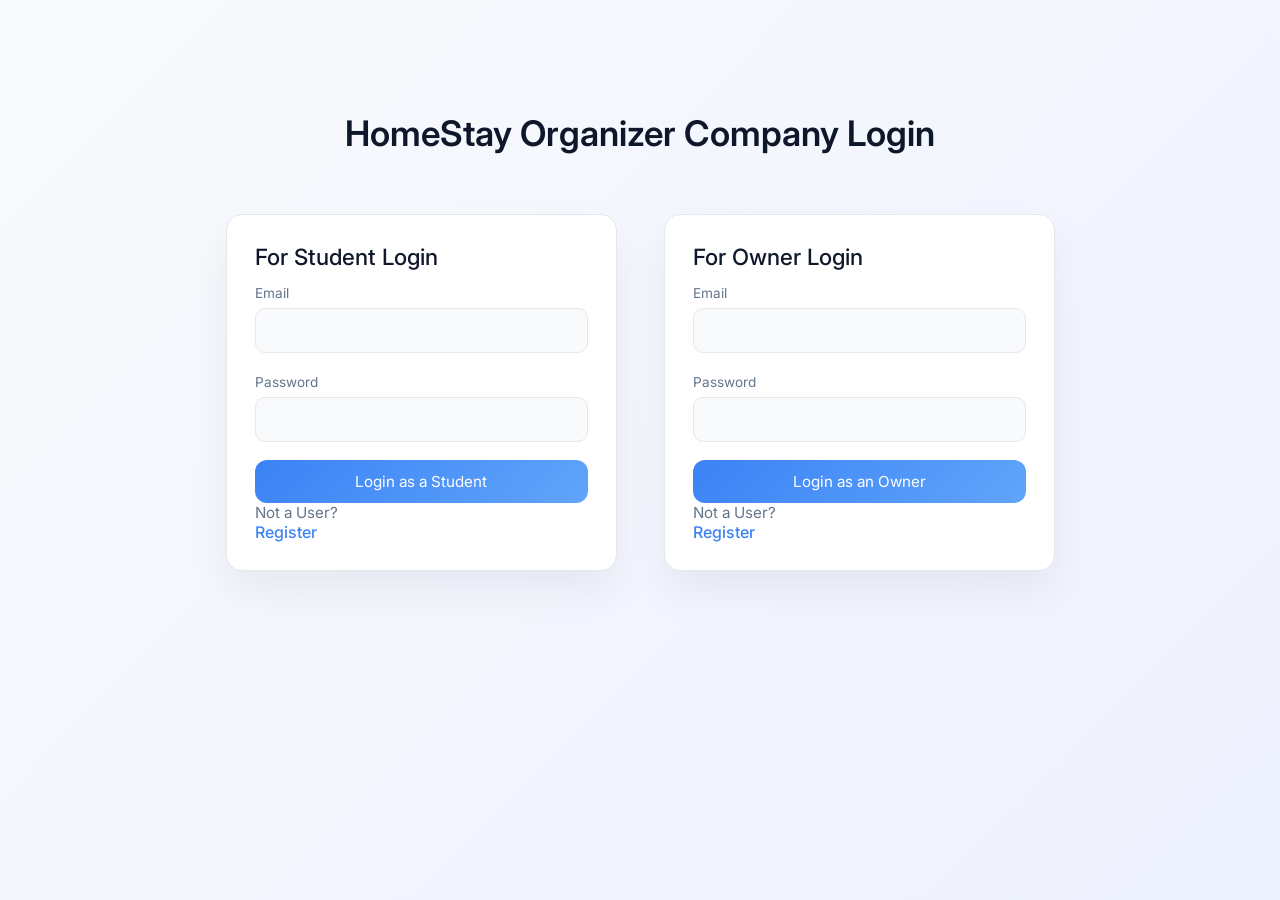
<file: index.html>
<!DOCTYPE html>
<html lang="en">

<head>
    <meta charset="UTF-8">
    <meta name="viewport" content="width=device-width, initial-scale=1.0">
    <title>Home Page</title>
    <link rel="stylesheet" href="css/style.css">
</head>

<body>

    <div class="center">
        <div class="container">
            <h1 class="page-title">HomeStay Organizer Company Login</h1>

            <div class="grid-2">
                <div class="card">
                    <h2>For Student Login</h2>
                    <form action="php/student.php" method="post">

                        <input type="hidden" name="role" value="student">


                        <div class="form-group">
                            <label>Email</label>
                            <input type="email" name="email" required>
                        </div>

                        <div class="form-group">
                            <label>Password</label>
                            <input type="password" name="password" required>
                        </div>


                        <button class="btn" type="submit">Login as a Student</button>
                        <p>Not a User?</p>
                        <a href="register.php">Register</a>
                    </form>
                </div>

                    <div class="card">
                        <h2>For Owner Login</h2>
                        <form action="php/owner.php" method="post">
                            <input type="hidden" name="role" value="owner">

                            <div class="form-group">
                                <label>Email</label>
                                <input type="email" name="email" required>
                            </div>

                            <div class="form-group">
                                <label>Password</label>
                                <input type="password" name="password" required>
                            </div>

                            <button class="btn" type="submit">Login as an Owner</button>
                            <p>Not a User?</p>
                            <a href="register.php">Register</a>
                        </form>
                    </div>

                
            </div>

        </div>
    </div>
</body>

</html>
</file>
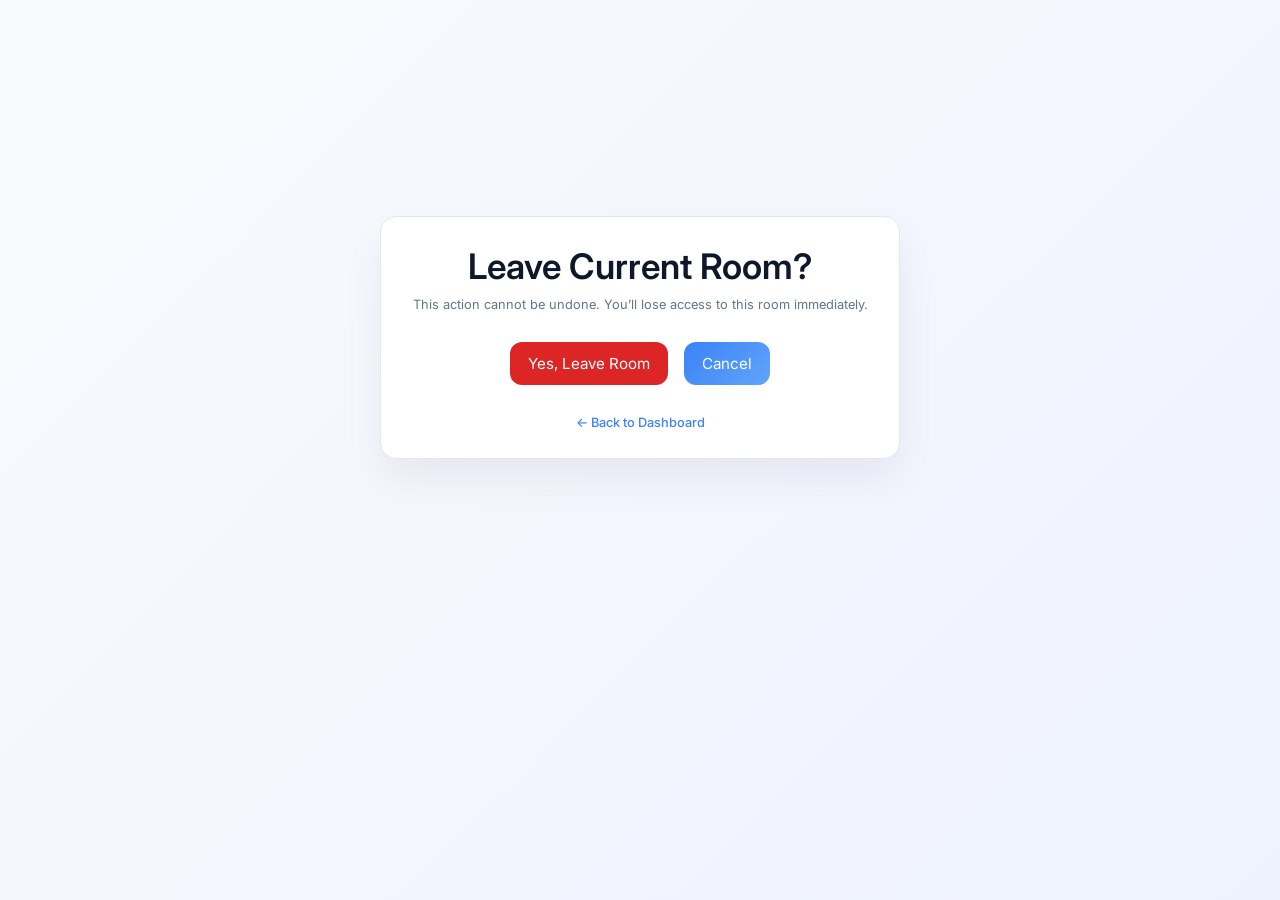
<file: leaveRoom.html>
<!DOCTYPE html>
<html lang="en">
<head>
    <meta charset="UTF-8">
    <meta name="viewport" content="width=device-width, initial-scale=1.0">
    <title>Leave Room</title>
    <link rel="stylesheet" href="css/style.css">
</head>

<body>

<div class="container">

    <div class="card" style="max-width: 520px; margin: 120px auto; text-align: center;">

        <h1 style="margin-bottom: 10px;">Leave Current Room?</h1>

        <p class="small" style="margin-bottom: 30px;">
            This action cannot be undone. You’ll lose access to this room immediately.
        </p>

        <div style="display: flex; gap: 16px; justify-content: center;">

            <a href="php/leaveRoom.php">
                <button class="btn" style="background: #dc2626;">Yes, Leave Room</button>
            </a>

            <a href="student_dashboard.php">
                <button class="btn" type="button">Cancel</button>
            </a>

        </div>

        <div class="small" style="margin-top: 30px;">
            <a href="student_dashboard.php">← Back to Dashboard</a>
        </div>

    </div>

</div>

</body>
</html>
</file>
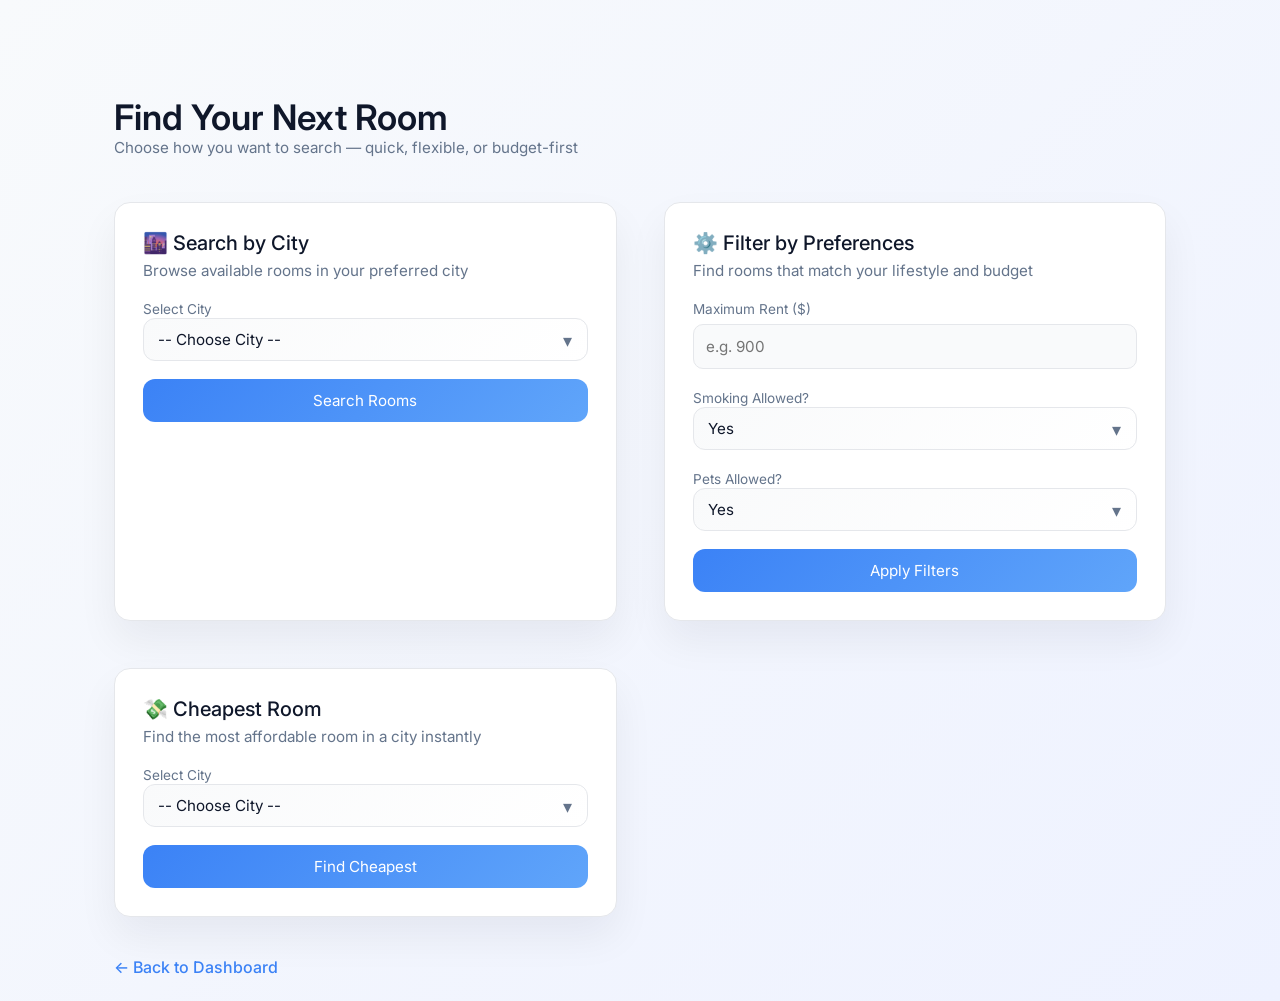
<file: requestRoom.html>
<!DOCTYPE html>
<html lang="en">

<head>
    <meta charset="UTF-8">
    <meta name="viewport" content="width=device-width, initial-scale=1.0">
    <title>Request a Room</title>
    <link rel="stylesheet" href="css/style.css">
</head>

<body>

    <div class="container">

        <!-- Header -->
        <div style="margin-bottom: 45px;">
            <h1>Find Your Next Room</h1>
            <p>Choose how you want to search — quick, flexible, or budget-first</p>
        </div>

        <div class="grid-2">

            <!-- CARD 1: CITY SEARCH -->
            <div class="card request-card">
                <h2>🌆 Search by City</h2>
                <p>Browse available rooms in your preferred city</p>

                <form action="php/requestRoom.php" method="post">
                    <div class="form-group">
                        <label>Select City</label>
                        <div class="select-wrapper">
                            <select name="cityName" required>
                                <option value="">-- Choose City --</option>
                                <option>Vancouver</option>
                                <option>Surrey</option>
                                <option>Burnaby</option>
                                <option>Delta</option>
                            </select>
                        </div>
                    </div>

                    <button class="btn">Search Rooms</button>
                </form>
            </div>

            <!-- CARD 2: FILTER SEARCH -->
            <div class="card request-card">
                <h2>⚙️ Filter by Preferences</h2>
                <p>Find rooms that match your lifestyle and budget</p>

                <form action="php/requestRoom.php" method="post">
                    <div class="form-group">
                        <label>Maximum Rent ($)</label>
                        <input type="number" name="maxPrice" placeholder="e.g. 900">
                    </div>

                    <div class="form-group">
                        <label>Smoking Allowed?</label>
                        <div class="select-wrapper">
                            <select name="smoke">
                                <option value="1">Yes</option>
                                <option value="0">No</option>
                            </select>
                        </div>
                    </div>

                    <div class="form-group">
                        <label>Pets Allowed?</label>
                        <div class="select-wrapper">
                            <select name="pets">
                                <option value="1">Yes</option>
                                <option value="0">No</option>
                            </select>
                        </div>
                    </div>

                    <button class="btn">Apply Filters</button>
                </form>
            </div>

            <!-- CARD 3: CHEAPEST ROOM -->
            <div class="card request-card">
                <h2>💸 Cheapest Room</h2>
                <p>Find the most affordable room in a city instantly</p>

                <form action="php/requestRoom.php" method="post">
                    <div class="form-group">

                        <label>Select City</label>
                        <div class="select-wrapper">
                            <select name="cityN" required>
                                <option value="">-- Choose City --</option>
                                <option>Vancouver</option>
                                <option>Surrey</option>
                                <option>Burnaby</option>
                                <option>Delta</option>
                            </select>
                        </div>
                    </div>

                    <button class="btn">Find Cheapest</button>
                </form>
            </div>

        </div>

        <!-- Back -->
        <div style="margin-top: 40px;">
            <a href="student_dashboard.php">← Back to Dashboard</a>
        </div>

    </div>

</body>

</html>
</file>
<file: css/style.css>
@import url('https://fonts.googleapis.com/css2?family=Inter:wght@300;400;500;600&display=swap');

* {
    margin: 0;
    padding: 0;
    box-sizing: border-box;
    font-family: 'Inter', sans-serif;
}

/* Color system */
:root {
    --bg: #f8fafc;
    --card: #ffffff;
    --primary: #3b82f6;
    --accent: #60a5fa;
    --text-main: #0f172a;
    --text-muted: #64748b;
    --border: #e5e7eb;
}

/* Base */
body {
    background: linear-gradient(135deg, #f8fafc, #eef2ff);
    color: var(--text-main);
    min-height: 100vh;
}

body {
    margin: 0;
    padding: 0;
}


/* Layout */
.container {
    max-width: 1100px;
    margin: auto;
    padding: 24px;
}

/* Typography */
h1 {
    font-size: 2.2rem;
    font-weight: 600;
}

h2 {
    font-size: 1.4rem;
    font-weight: 500;
    margin-bottom: 12px;
}

a {
    text-decoration: none;
}

a:hover {
    text-decoration: underline;
}


p {
    color: var(--text-muted);
    font-size: 0.95rem;
}

/* Cards */
.card {
    background: var(--card);
    border-radius: 16px;
    padding: 28px;
    border: 1px solid var(--border);
    box-shadow: 0 20px 40px rgba(15, 23, 42, 0.06);
    transition: transform 0.25s ease, box-shadow 0.25s ease;
}

.card:hover {
    transform: translateY(-4px);
    box-shadow: 0 30px 60px rgba(15, 23, 42, 0.08);
}

/* Grid */
.grid-2 {
    display: grid;
    grid-template-columns: repeat(2, 1fr);
    gap: 47px;
}

/* Center */
.center {
    display: flex;
    justify-content: center;
    align-items: flex-start;
}

/* Forms */
.form-group {
    margin-bottom: 18px;
}

label {
    font-size: 0.85rem;
    color: var(--text-muted);
}

input {
    width: 100%;
    padding: 12px;
    margin-top: 6px;
    border-radius: 10px;
    border: 1px solid var(--border);
    background: #f9fafb;
    font-size: 0.95rem;
}

input:focus {
    outline: none;
    border-color: var(--primary);
    background: #ffffff;
}

/* Buttons */
    .btn {
    background: linear-gradient(135deg, var(--primary), var(--accent));
    color: white;
    padding: 12px 18px;
    border: none;
    border-radius: 12px;
    font-size: 0.95rem;
    cursor: pointer;
    transition: transform 0.2s ease, opacity 0.2s ease;

}

.btn:hover {
    transform: translateY(-1px);
    opacity: 0.95;
}

form .btn {
    width: 100%;
}


.room-card .btn {
    width: 100%;
}

.results-grid {
    margin-top: 32px;
}

.room-card {
    max-width: 420px;
    justify-self: start;
}


a {
    color: var(--primary);
    text-decoration: none;
    font-weight: 500;
}

a:hover {
    text-decoration: underline;
}


/* Small text */
.small {
    font-size: 0.8rem;
    color: var(--text-muted);
    margin-top: 10px;
    text-align: center;
}

/* Dashboard Action Cards */
.action-card {
    text-decoration: none;
    color: inherit;
    cursor: pointer;
}

.action-card h3 {
    font-size: 1.1rem;
    font-weight: 500;
    margin-bottom: 8px;
}

.action-card p {
    font-size: 0.9rem;
    color: var(--text-muted);
}

/* Hover UX */
.action-card:hover {
    border-color: var(--primary);
}

/* Request Room Cards */
.request-card {
    position: relative;
    overflow: hidden;
}

/* Soft accent glow */
.request-card::before {
    content: "";
    position: absolute;
    top: -40%;
    right: -40%;
    width: 200px;
    height: 200px;
    background: radial-gradient(circle, rgba(96,165,250,0.25), transparent 70%);
    border-radius: 50%;
}

.request-card h2 {
    font-size: 1.25rem;
    margin-bottom: 6px;
}

.request-card p {
    margin-bottom: 18px;
}

/* ===== Custom Select Styling ===== */
.select-wrapper {
    position: relative;
}

.select-wrapper select {
    appearance: none;
    -webkit-appearance: none;
    -moz-appearance: none;

    width: 100%;
    padding: 12px 44px 12px 14px;
    border-radius: 12px;
    border: 1px solid var(--border);
    background: linear-gradient(135deg, #f9fafb, #ffffff);
    font-size: 0.95rem;
    color: var(--text-main);
    cursor: pointer;
    transition: all 0.25s ease;
}

/* Custom arrow */
.select-wrapper::after {
    content: "▾";
    position: absolute;
    right: 16px;
    top: 50%;
    transform: translateY(-50%);
    font-size: 1.1rem;
    color: var(--text-muted);
    pointer-events: none;
    transition: transform 0.25s ease;
}

/* Hover */
.select-wrapper select:hover {
    border-color: var(--accent);
}

/* Focus */
.select-wrapper select:focus {
    outline: none;
    border-color: var(--primary);
    box-shadow: 0 0 0 4px rgba(59,130,246,0.15);
    background: #ffffff;
}

/* Rotate arrow on focus */
.select-wrapper select:focus + * ,
.select-wrapper:focus-within::after {
    transform: translateY(-50%) rotate(180deg);
}

/* Disabled option look */
select option[value=""] {
    color: var(--text-muted);
}

/* ===== RESULTS GRID ===== */
.results-grid {
    display: grid;
    grid-template-columns: repeat(auto-fill, minmax(280px, 1fr));
    gap: 28px;
    margin-top: 40px;
}

.table-fields {
    display: none;
    margin-top: 24px;
    animation: fadeIn 0.35s ease;
}

textarea {
    width: 100%;
    padding: 12px;
    border-radius: 12px;
    border: 1px solid var(--border);
    background: #f9fafb;
    resize: vertical;
}

@keyframes fadeIn {
    from {
        opacity: 0;
        transform: translateY(6px);
    }
    to {
        opacity: 1;
        transform: translateY(0);
    }
}

/* ===== TOP BAR ===== */
.topbar {
    position: fixed;
    top: 0;
    right: 0;
    left: 0;

    height: 64px;
    background: rgba(255, 255, 255, 0.85);
    backdrop-filter: blur(10px);
    border-bottom: 1px solid var(--border);

    display: flex;
    justify-content: flex-end;
    align-items: center;
    gap: 20px;

    padding: 0 32px;
    z-index: 1000;
}

.topbar-user {
    font-weight: 500;
    color: var(--text-main);
}

.logout-btn {
    background: linear-gradient(135deg, #ef4444, #dc2626);
    color: white;
    border: none;
    border-radius: 10px;
    padding: 8px 14px;
    cursor: pointer;
    font-size: 0.85rem;
    transition: transform 0.2s ease, opacity 0.2s ease;
}

.logout-btn:hover {
    transform: translateY(-1px);
    opacity: 0.95;
}

/* push content below topbar */
.container {
    padding-top: 96px;
}


/* ===== ROOM CARD ===== */
.room-card {
    background: linear-gradient(135deg, #ffffff, #f8fafc);
    border-radius: 20px;
    padding: 24px;
    border: 1px solid var(--border);
    box-shadow: 0 25px 60px rgba(15, 23, 42, 0.08);
    transition: transform 0.25s ease, box-shadow 0.25s ease;
}

.room-card:hover {
    transform: translateY(-6px);
    box-shadow: 0 35px 80px rgba(15, 23, 42, 0.12);
}

/* Header */
.room-header {
    display: flex;
    justify-content: space-between;
    align-items: center;
    margin-bottom: 6px;
}

.room-header h3 {
    font-size: 1.1rem;
    font-weight: 600;
}

/* Price */
.price {
    font-size: 1.1rem;
    font-weight: 600;
    color: var(--primary);
}

/* City */
.city {
    font-size: 0.9rem;
    color: var(--text-muted);
    margin-bottom: 14px;
}

/* Meta row */
.room-meta {
    display: flex;
    justify-content: space-between;
    font-size: 0.85rem;
    color: var(--text-muted);
    margin-bottom: 20px;
}

/* CTA */
.request-btn {
    width: 100%;
}

.page-title {
    text-align: center;
    margin-bottom: 60px;
    font-size: 2.2rem;
    line-height: 1.2;
    word-break: break-word;
}

.grid-2 {
    margin-top: 20px;
}

body {
    overflow-x: hidden;
}

.center {
    padding: 16px;
}



/* Responsive */

@media (max-width: 768px) {
    .grid-2 {
        grid-template-columns: 1fr;
    }

    .container {
        padding: 20px;
    }

    h1 {
        font-size: 1.6rem;
    }

    .card {
        padding: 20px;
    }

    .btn {
        width: 100%;
    }

    .page-title {
        font-size: 1.6rem;
        margin-bottom: 25px;
        padding: 0 10px;
    }
    .center {
        align-items: flex-start;
    }
}
</file>
